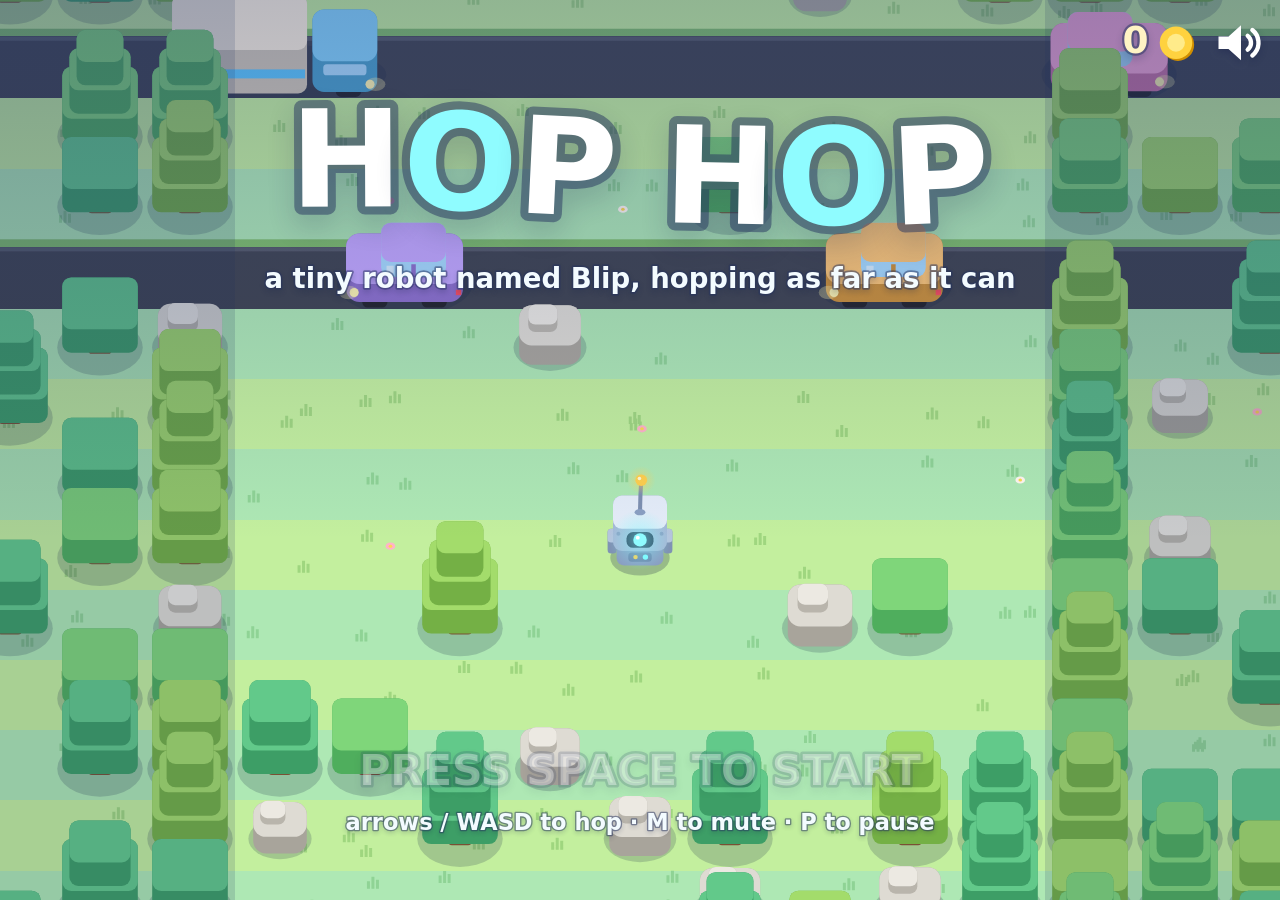
<file: index.html>
<!doctype html>
<html lang="en">
<head>
  <meta charset="utf-8">
  <meta name="viewport" content="width=device-width, initial-scale=1, maximum-scale=1, user-scalable=no, viewport-fit=cover">
  <meta name="theme-color" content="#b4eaa0">
  <title>Hop Hop</title>
  <link rel="stylesheet" href="style.css">
</head>
<body>
  <canvas id="game" aria-label="Hop Hop game"></canvas>
  <script src="game.js"></script>
</body>
</html>
</file>
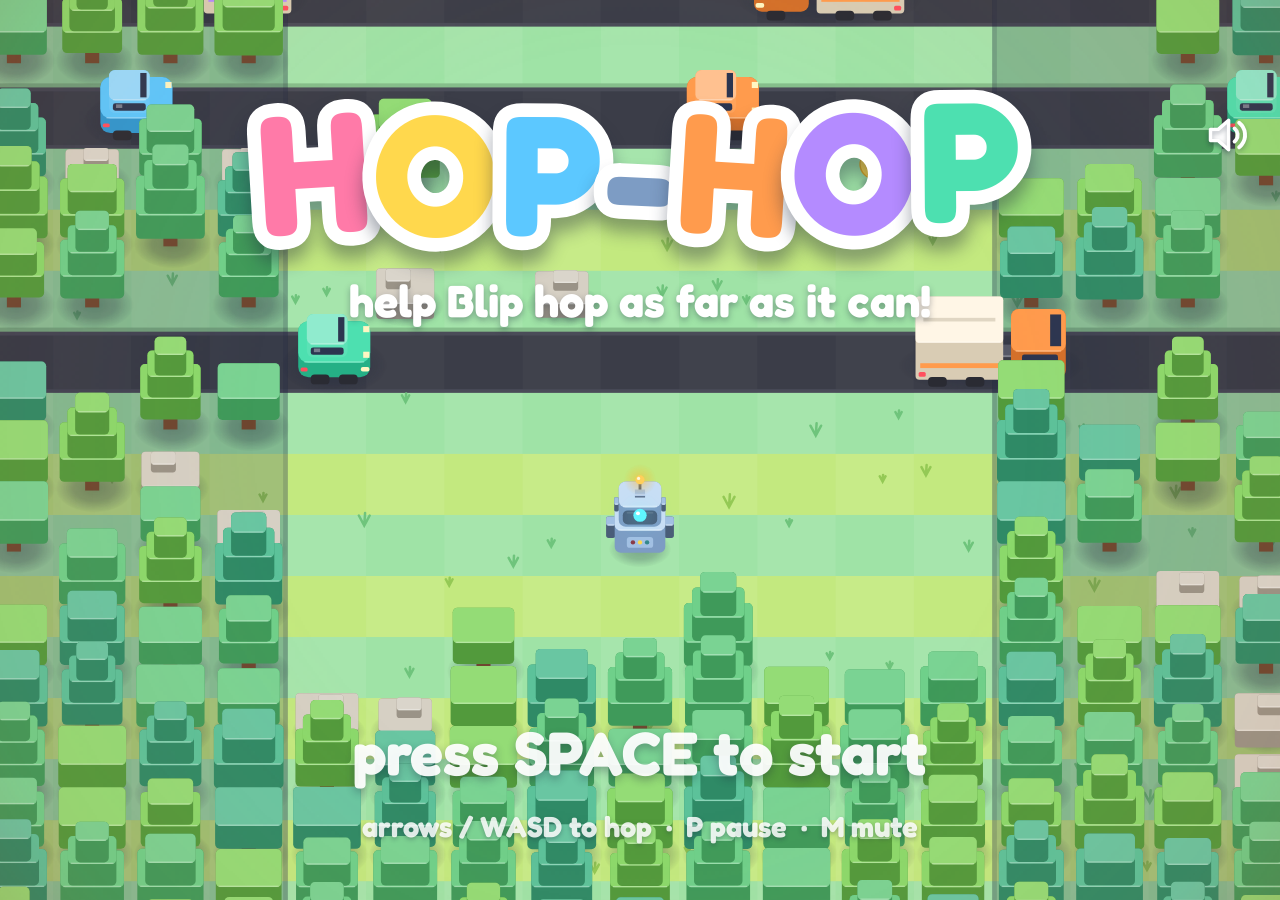
<file: Game-Jam/hop-hop/index.html>
<!DOCTYPE html>
<html lang="en">
<head>
  <meta charset="utf-8">
  <meta name="viewport" content="width=device-width, initial-scale=1, maximum-scale=1, user-scalable=no, viewport-fit=cover">
  <meta name="theme-color" content="#9fe3a6">
  <title>HOP-HOP</title>
  <link rel="preconnect" href="https://fonts.googleapis.com">
  <link rel="preconnect" href="https://fonts.gstatic.com" crossorigin>
  <link href="https://fonts.googleapis.com/css2?family=Fredoka:wght@500;600;700&display=swap" rel="stylesheet">
  <link rel="stylesheet" href="style.css">
</head>
<body>
  <canvas id="game"></canvas>
  <script src="config.js"></script>
  <script src="audio.js"></script>
  <script src="fx.js"></script>
  <script src="render.js"></script>
  <script src="ui.js"></script>
  <script src="game.js"></script>
</body>
</html>
</file>
<file: style.css>
html, body {
  margin: 0;
  padding: 0;
  width: 100%;
  height: 100%;
  overflow: hidden;
  background: #b4eaa0;
  overscroll-behavior: none;
  -webkit-user-select: none;
  user-select: none;
  -webkit-tap-highlight-color: transparent;
}

canvas {
  display: block;
  position: fixed;
  inset: 0;
  touch-action: none;
  outline: none;
}
</file>
<file: Game-Jam/hop-hop/style.css>
html, body {
  margin: 0;
  padding: 0;
  width: 100%;
  height: 100%;
  overflow: hidden;
  background: #9fe3a6;
  touch-action: none;
  user-select: none;
  -webkit-user-select: none;
  -webkit-touch-callout: none;
  -webkit-tap-highlight-color: transparent;
  overscroll-behavior: none;
}

canvas {
  display: block;
  touch-action: none;
  outline: none;
}
</file>
